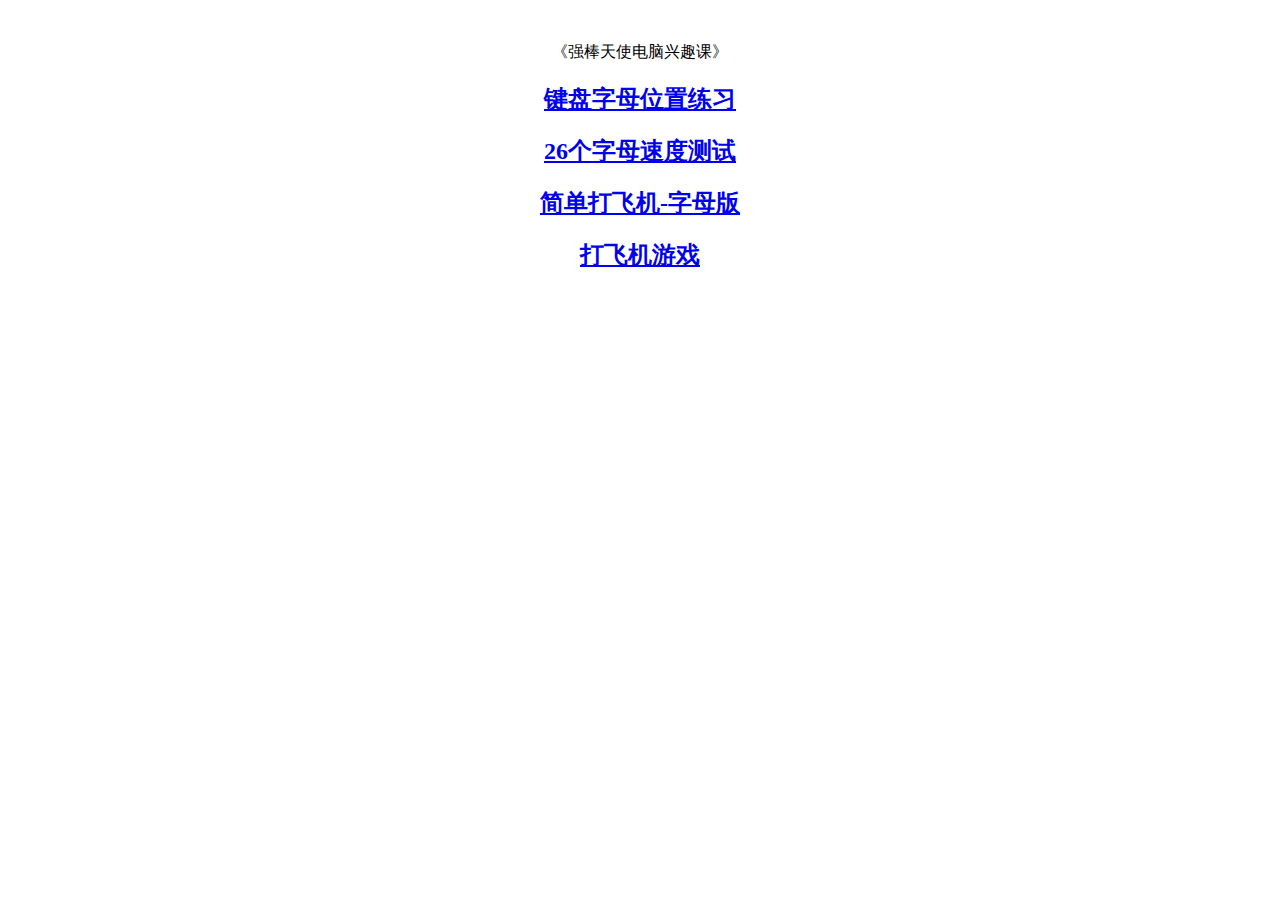
<file: index.html>
<html>

<head>
    <meta http-equiv="Content-Type" content="text/html; charset=utf-8" />
    <title>强棒天使</title>
    <style> 
        body{text-align:center} 
    </style>
</head>

<body>

    <p>&nbsp;</p>
    <p>《强棒天使电脑兴趣课》</p>

    <h2><a href="type_letter/index.html" target="_blank">键盘字母位置练习</a></h2>
    <h2><a href="type_26_letters_speed/index.html" target="_blank">26个字母速度测试</a></h2>
    <h2><a href="typing_letters_game/index.html" target="_blank">简单打飞机-字母版</a></h2>
    <h2><a href="typing_airplane_game/index.html" target="_blank">打飞机游戏</a></h2>

</body>

</html>
</file>
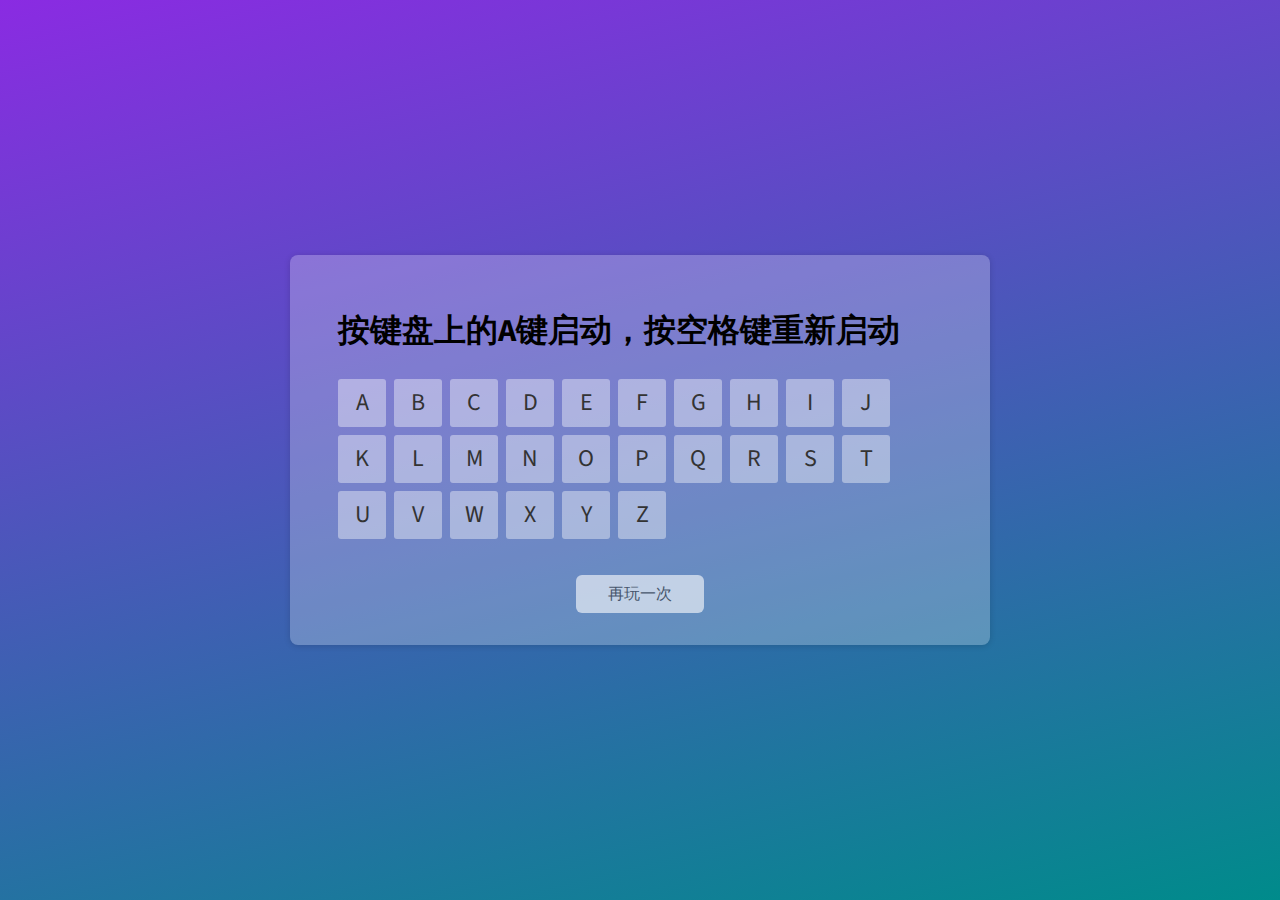
<file: type_26_letters_speed/index.html>
﻿<!DOCTYPE html>
<html lang="en" >
<head>
  <meta http-equiv="Content-Type" content="text/html; charset=utf-8" />
  <title>HTML5键盘打字速度测试代码 - 猿2048</title>
  
  <link href="https://fonts.googleapis.com/css?family=Source+Sans+Pro" rel="stylesheet">
  <link rel="stylesheet" href="css/style.css">

</head>
<body>

<div class="container">
  <div class="game-container" data-state="pre-game">
    <h1 class="title"></h1>
    <div class="highscore-container"></div>
    <div class="letter__container">
      <div class="letter letter--template" data-state="inactive"></div>
    </div>
    <div class="restart-button__container">
      <button class="restart-button" type="button">再玩一次</button>
    </div>
  </div>
</div>

<script  src="js/script.js"></script>

</body>
</html>
</file>
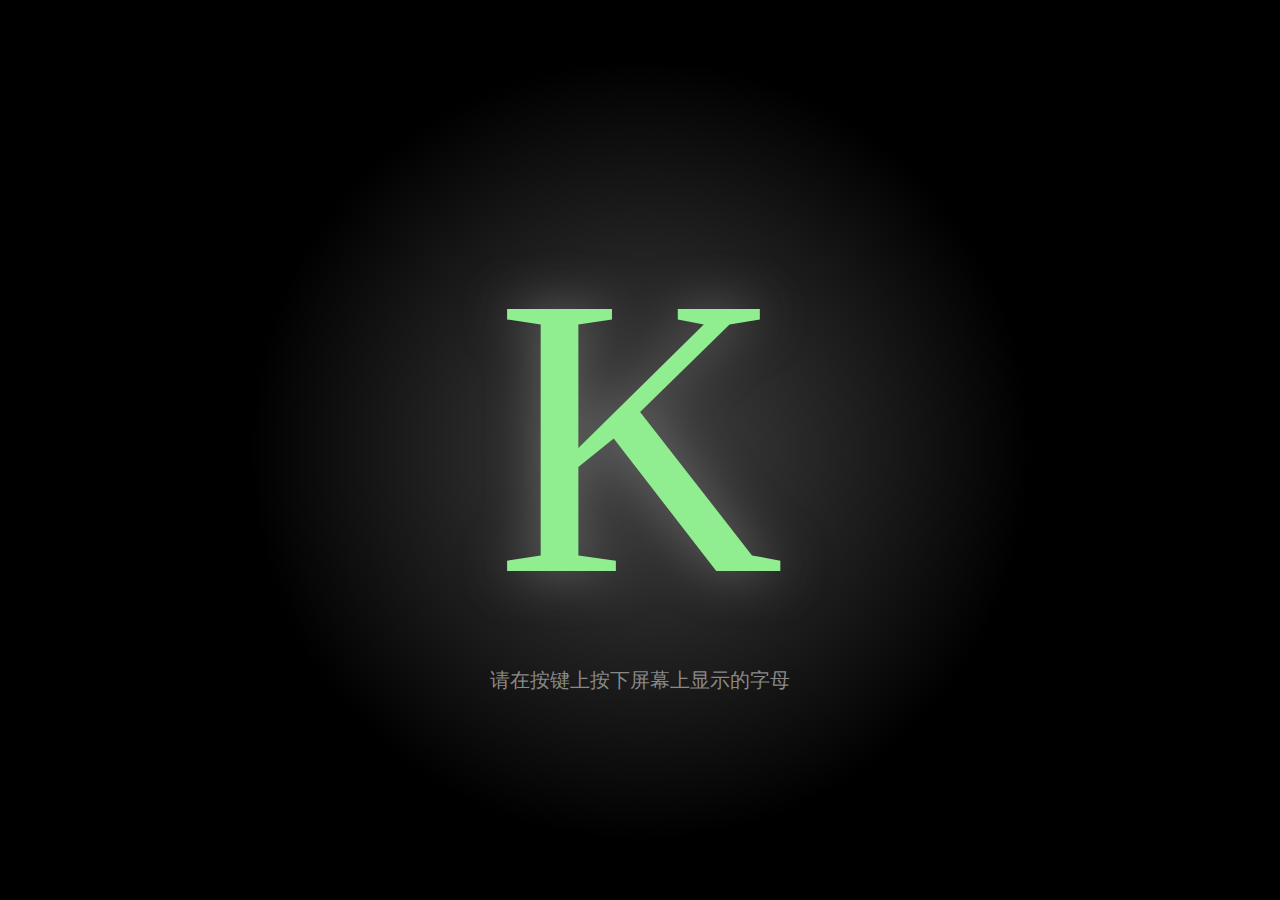
<file: type_letter/index.html>
<html>
    <head>
        <meta http-equiv="Content-Type" content="text/html; charset=utf-8" />
        <title>打字游戏</title>
        <!--引入animate.css动画库-->
        <link rel="stylesheet" href="animate.css">
        <style>
            body{
                margin: 0;
                /*开启弹性布局，并让弹性布局中的子元素
                水平居中对齐，垂直居中对齐*/
                display: flex;
                justify-content: center;
                align-items: center;
                /*文字居中*/
                text-align: center;
                /*设置背景颜色的经像渐变*/
                background: radial-gradient(circle,#444,#000,#000);
            }
            #char{
                font-size: 400px;
                color: lightgreen;
                /*设置文字阴影*/
                /*text-shadow: 水平位置 垂直位置 模糊距离 阴影颜色*/
                /*位置可以为负值*/
                text-shadow: 0 0 50px #666;
            }
            #result{
                font-size: 20px;
                color: #888;
            }
            /*找到id为char及类名为error的div元素*/
            #char.error{
                color: red;

            }
        </style>
    </head>
    <body>
        <mian>
            <div id="char">A</div>
            <div id="result">请在按键上按下屏幕上显示的字母</div>
        </mian>
    </body>
</html>
<script>
    //来保存65~90之间的任意一个随机整数
    var code;
    //表示正确的次数
    var okCount=0;
    //错误的次数
    var errorCount=0;
    //获取显示字符的div
    var charBox=document.getElementById('char');
    //获取显示结果的div
    var result=document.getElementById('result');


    //获取A~Z之间的任意一个字符
    function show(){
        //获取[0,1)之间的一个随机数
        var rand=Math.random();
        //获取一个0到26之间的一个随机数（不包含26）
        code=rand*26;
        //Math.floor(a)对数字a向下取整，获取到一个小于等于a最近的整数
        //获取0~25之间任意一个整数
        code=Math.floor(code);
        //获取到65~90之间的任意整数
        code=code+65;
        

        //把Unicode的十进制编码转化成对应的字符
        //获取A~Z的任意一个字符
        var char=String.fromCharCode(code);
        //console.log(char);
        //把字符显示在界面上
        charBox.innerHTML=char;
    }
    show();//调用方法

    //键盘按下来的事件
    window.onkeydown=function(ev){
        //获取按键所对应的Unicode十进制编码
        var key=ev.keyCode;

        //判断按键字母所对应的数字和随机获取的数字是否相等
        if(key==code){
            //按键正确，正确次数+1
            okCount ++;
            //当按键正确时，重新显示新的字符
            show();

            //添加正确的动画 通过js给div添加类名
            charBox.className ='animated zoomIn';

            
        }else{
            //按键错误，错误次数+1
            errorCount ++;
            //添加按键错误的动画
            charBox.className='animated shake error';
            
        }
        showResult();
        //0.5秒之后清楚，动画
        setTimeout(clearAnimated,500);
        
    }
    function clearAnimated(){
        //负责清楚动画
        charBox.className='';
    }
    //展示计算的结果
    function showResult(){
        var rate=100*okCount/(okCount+errorCount);
        //显示正确个数 错误个数 及正确率
        result.innerHTML='正确'+okCount+'个'+'错误'+errorCount+'个'
        +'正确率'+rate.toFixed(2)+'%';//toFixed(2)保留两位小数
    }

</script>
</file>
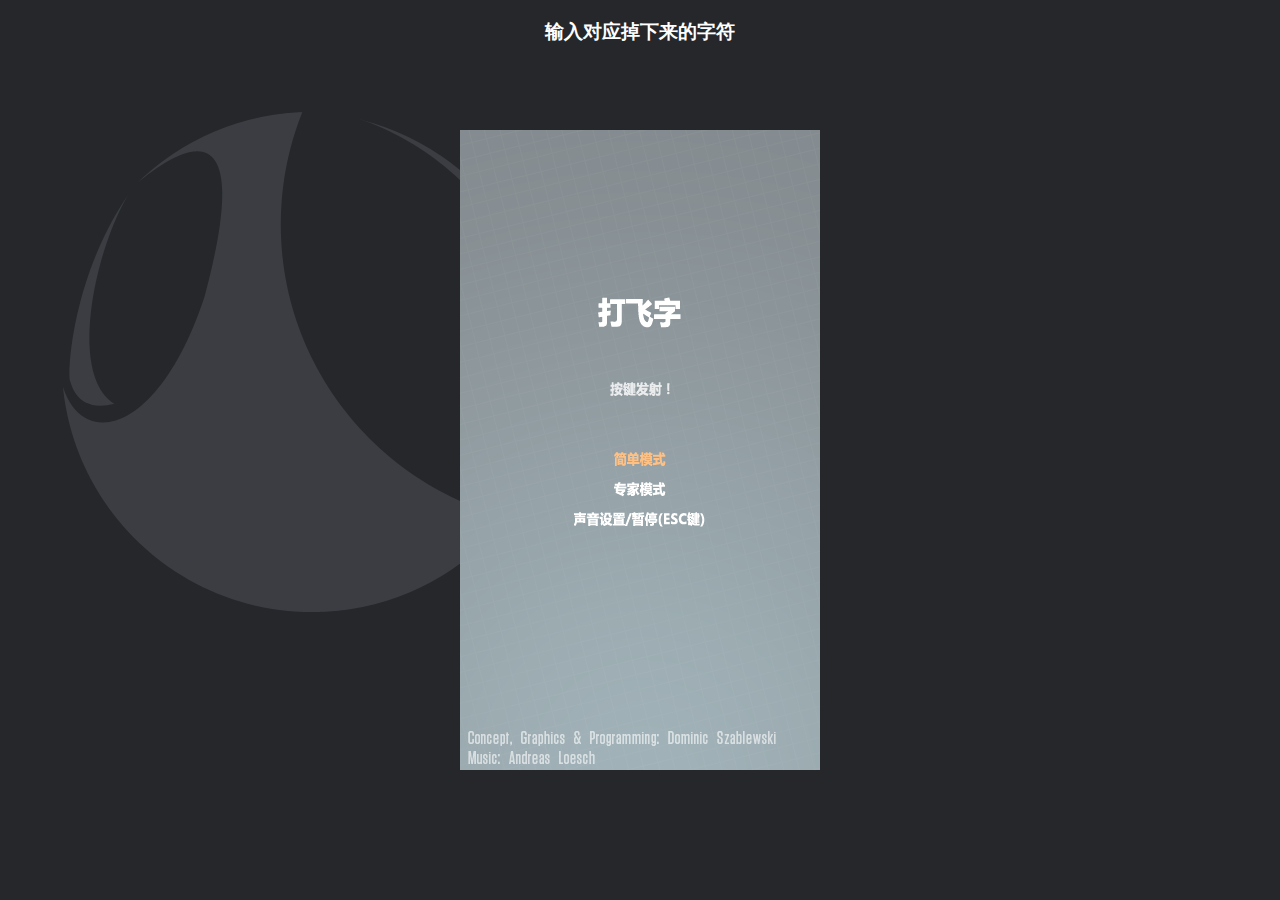
<file: typing_airplane_game/index.html>
<!DOCTYPE html PUBLIC "-//W3C//DTD XHTML 1.0 Transitional//EN" "http://www.w3.org/TR/xhtml1/DTD/xhtml1-transitional.dtd">
<html xmlns="http://www.w3.org/1999/xhtml">
<head>
<meta http-equiv="Content-Type" content="text/html; charset=utf-8" />
<title>盲打高手打飞字</title>


<style type="text/css">
html,body{background-color:#25272b;background-image:url(phobos.png);background-position:54px 105px;background-attachment:fixed;background-repeat:no-repeat;color:#fff;font-family:helvetica,arial,sans-serif;margin:0;padding:0;font-size:12pt}
a{color:#06c}
img{border:0}

h3{ text-align:center}
#canvas{border:1pxsolid #555;position:absolute;left:0;top:0;width:360px;height:640px;background-color:#000}
#game{position:absolute;left:0;right:0;top:0;bottom:0;margin:auto;width:360px;height:640px}
#nocanvas{width:360px;margin:150px auto}

#ad{width:160px;height:600px;position:absolute;left:32px;top:0;bottom:0;margin:auto}
#overlay{position:absolute;left:0;right:0;top:0;bottom:0;background-color:#222;background-color:rgba(0,0,0,0.8);text-align:center}
</style>


<script type="text/javascript" src="ztype.js"></script>
<script type="text/javascript">
window.initGame=function(){
	document.getElementById('ad').style.display='block';
	var overlay=document.getElementById('overlay');
	if(overlay){
		overlay.style.display='none';
	}
	ig.module('start').requires('game.main').defines(function(){
		ZType.startGame();
	});
	return false;
}
</script>

</head>
<body>

<h3>输入对应掉下来的字符</h3>
<div id="ad" style="display: block;"></div>

<div id="game"> 

	<canvas style="cursor: auto;" height="640" width="360" id="canvas">
	<div id="nocanvas"> 想玩这款游戏？你需要有个不错的浏览器.</div>
	</canvas>

</div>

<script type="text/javascript">window.initGame();</script>

</body>
</html>
</file>
<file: type_26_letters_speed/css/style.css>
*,
*::before,
*::after {
  box-sizing: border-box;
}

html {
  font-family: 'Source Sans Pro', -apple-system, BlinkMacSystemFont, 'Segoe UI', Roboto, Oxygen, Ubuntu, Cantarell, 'Open Sans', 'Helvetica Neue', sans-serif;
}

body {
  align-items: center;
  background-color: #b24592;
  background-image: linear-gradient(166deg, blueviolet, darkcyan);
  display: flex;
  justify-content: center;
  margin: 0;
  min-height: 100vh;
  padding: 0;
}

.container {
  background-color: rgba(255, 255, 255, 0.25);
  border-radius: 8px;
  box-shadow: 0 1px 6px rgba(0, 0, 0, 0.15);
  max-width: 700px;
  padding: 2rem 3rem;
  width: 90%;
}

.game-container[data-state="pre-game"] .timer {
  opacity: 0;
}
.game-container[data-state="pre-game"] .restart-button, .game-container[data-state="pre-game"] .restart-button:hover, .game-container[data-state="pre-game"] .restart-button:focus {
  background-color: #fff;
  color: #333;
  opacity: .6;
}

.highscore-container {
  font-size: .9rem;
  margin: 1rem 0;
}

.timer {
  margin: 1rem 0;
  transition: opacity .1s ease-in-out;
}

.letter__container {
  display: flex;
  flex-wrap: wrap;
  margin-left: -.25rem;
  width: calc(100% + .5rem);
}

.letter {
  --background-color: rgba(255, 255, 255, .4);
  background-color: var(--background-color);
  border-radius: 3px;
  color: #333;
  display: block;
  font-size: 1.5rem;
  height: 2em;
  line-height: 2em;
  margin: .25rem;
  overflow: hidden;
  position: relative;
  text-align: center;
  text-transform: uppercase;
  width: 2em;
}
.letter[data-state=active]::before {
  transform: scaleX(1);
}
.letter::before {
  background-color: #fff;
  bottom: 0;
  content: '';
  left: 0;
  position: absolute;
  right: 0;
  top: 0;
  transform: scaleX(0);
  transform-origin: 0 center;
  transition: transform .1s ease-in-out;
}
.letter::after {
  content: attr(data-letter);
  position: relative;
}

.letter--template {
  display: none;
}

.restart-button__container {
  margin-top: 2rem;
  text-align: center;
}

.restart-button {
  background-color: #fff;
  border: 0;
  border-radius: 6px;
  color: #333;
  cursor: pointer;
  font-family: inherit;
  font-size: 1rem;
  padding: .5rem 2rem;
  transition: background-color .15s ease-in-out;
}
.restart-button:hover, .restart-button:focus {
  background-color: #f15f79;
  color: #ffffff;
}
</file>
